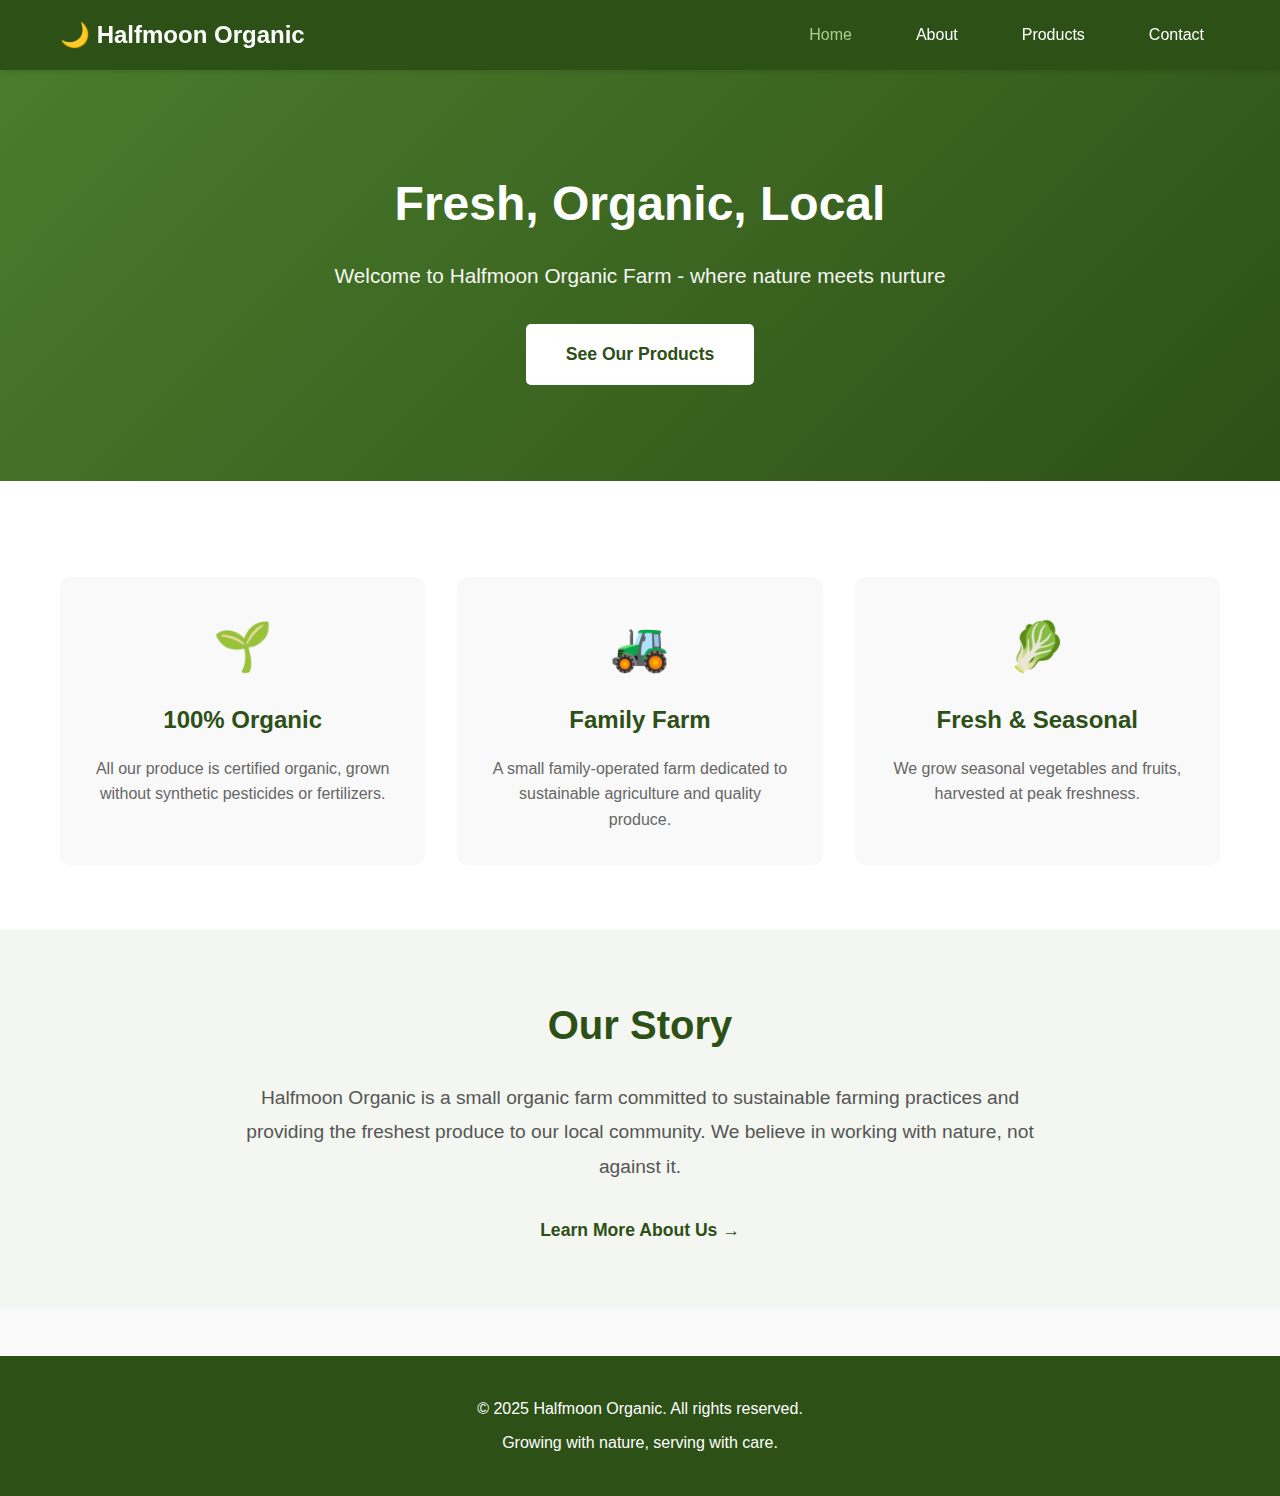
<file: index.html>
<!DOCTYPE html>
<html lang="en">
<head>
    <meta charset="UTF-8">
    <meta name="viewport" content="width=device-width, initial-scale=1.0">
    <meta name="description" content="Halfmoon Organic - Fresh, locally grown organic produce from our family farm">
    <title>Halfmoon Organic - Fresh Organic Produce</title>
    <link rel="stylesheet" href="styles.css">
</head>
<body>
    <header>
        <nav>
            <div class="logo">
                <h1>🌙 Halfmoon Organic</h1>
            </div>
            <ul class="nav-links">
                <li><a href="index.html" class="active">Home</a></li>
                <li><a href="about.html">About</a></li>
                <li><a href="products.html">Products</a></li>
                <li><a href="contact.html">Contact</a></li>
            </ul>
        </nav>
    </header>

    <main>
        <section class="hero">
            <div class="hero-content">
                <h2>Fresh, Organic, Local</h2>
                <p>Welcome to Halfmoon Organic Farm - where nature meets nurture</p>
                <a href="products.html" class="cta-button">See Our Products</a>
            </div>
        </section>

        <section class="features">
            <div class="container">
                <div class="feature-grid">
                    <div class="feature-card">
                        <div class="feature-icon">🌱</div>
                        <h3>100% Organic</h3>
                        <p>All our produce is certified organic, grown without synthetic pesticides or fertilizers.</p>
                    </div>
                    <div class="feature-card">
                        <div class="feature-icon">🚜</div>
                        <h3>Family Farm</h3>
                        <p>A small family-operated farm dedicated to sustainable agriculture and quality produce.</p>
                    </div>
                    <div class="feature-card">
                        <div class="feature-icon">🥬</div>
                        <h3>Fresh & Seasonal</h3>
                        <p>We grow seasonal vegetables and fruits, harvested at peak freshness.</p>
                    </div>
                </div>
            </div>
        </section>

        <section class="about-preview">
            <div class="container">
                <h2>Our Story</h2>
                <p>Halfmoon Organic is a small organic farm committed to sustainable farming practices and providing the freshest produce to our local community. We believe in working with nature, not against it.</p>
                <a href="about.html" class="learn-more">Learn More About Us →</a>
            </div>
        </section>
    </main>

    <footer>
        <div class="container">
            <p>&copy; 2025 Halfmoon Organic. All rights reserved.</p>
            <p>Growing with nature, serving with care.</p>
        </div>
    </footer>
</body>
</html>
</file>
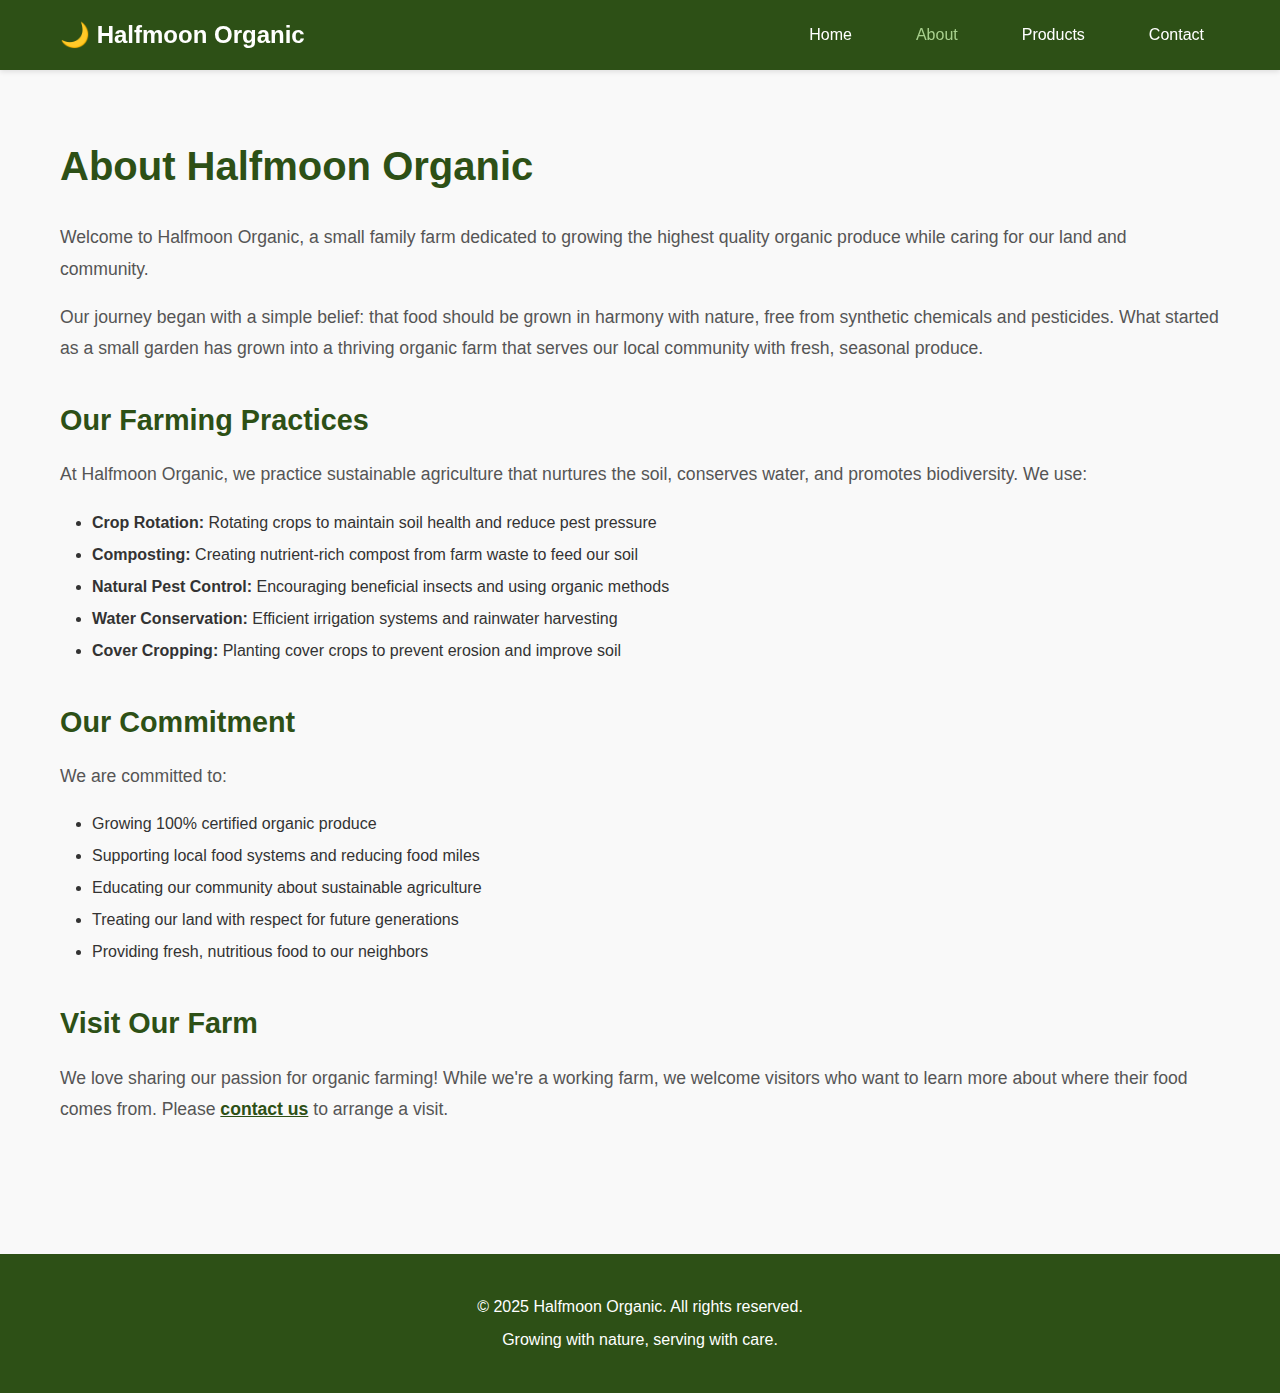
<file: about.html>
<!DOCTYPE html>
<html lang="en">
<head>
    <meta charset="UTF-8">
    <meta name="viewport" content="width=device-width, initial-scale=1.0">
    <meta name="description" content="Learn about Halfmoon Organic - our family farm story and sustainable farming practices">
    <title>About Us - Halfmoon Organic</title>
    <link rel="stylesheet" href="styles.css">
</head>
<body>
    <header>
        <nav>
            <div class="logo">
                <h1>🌙 Halfmoon Organic</h1>
            </div>
            <ul class="nav-links">
                <li><a href="index.html">Home</a></li>
                <li><a href="about.html" class="active">About</a></li>
                <li><a href="products.html">Products</a></li>
                <li><a href="contact.html">Contact</a></li>
            </ul>
        </nav>
    </header>

    <main>
        <section class="content-section">
            <div class="container">
                <h2>About Halfmoon Organic</h2>
                <p>Welcome to Halfmoon Organic, a small family farm dedicated to growing the highest quality organic produce while caring for our land and community.</p>
                
                <p>Our journey began with a simple belief: that food should be grown in harmony with nature, free from synthetic chemicals and pesticides. What started as a small garden has grown into a thriving organic farm that serves our local community with fresh, seasonal produce.</p>

                <h3 class="section-heading">Our Farming Practices</h3>
                <p>At Halfmoon Organic, we practice sustainable agriculture that nurtures the soil, conserves water, and promotes biodiversity. We use:</p>
                <ul class="content-list">
                    <li><strong>Crop Rotation:</strong> Rotating crops to maintain soil health and reduce pest pressure</li>
                    <li><strong>Composting:</strong> Creating nutrient-rich compost from farm waste to feed our soil</li>
                    <li><strong>Natural Pest Control:</strong> Encouraging beneficial insects and using organic methods</li>
                    <li><strong>Water Conservation:</strong> Efficient irrigation systems and rainwater harvesting</li>
                    <li><strong>Cover Cropping:</strong> Planting cover crops to prevent erosion and improve soil</li>
                </ul>

                <h3 class="section-heading">Our Commitment</h3>
                <p>We are committed to:</p>
                <ul class="content-list">
                    <li>Growing 100% certified organic produce</li>
                    <li>Supporting local food systems and reducing food miles</li>
                    <li>Educating our community about sustainable agriculture</li>
                    <li>Treating our land with respect for future generations</li>
                    <li>Providing fresh, nutritious food to our neighbors</li>
                </ul>

                <h3 class="section-heading">Visit Our Farm</h3>
                <p>We love sharing our passion for organic farming! While we're a working farm, we welcome visitors who want to learn more about where their food comes from. Please <a href="contact.html" class="styled-link">contact us</a> to arrange a visit.</p>
            </div>
        </section>
    </main>

    <footer>
        <div class="container">
            <p>&copy; 2025 Halfmoon Organic. All rights reserved.</p>
            <p>Growing with nature, serving with care.</p>
        </div>
    </footer>
</body>
</html>
</file>
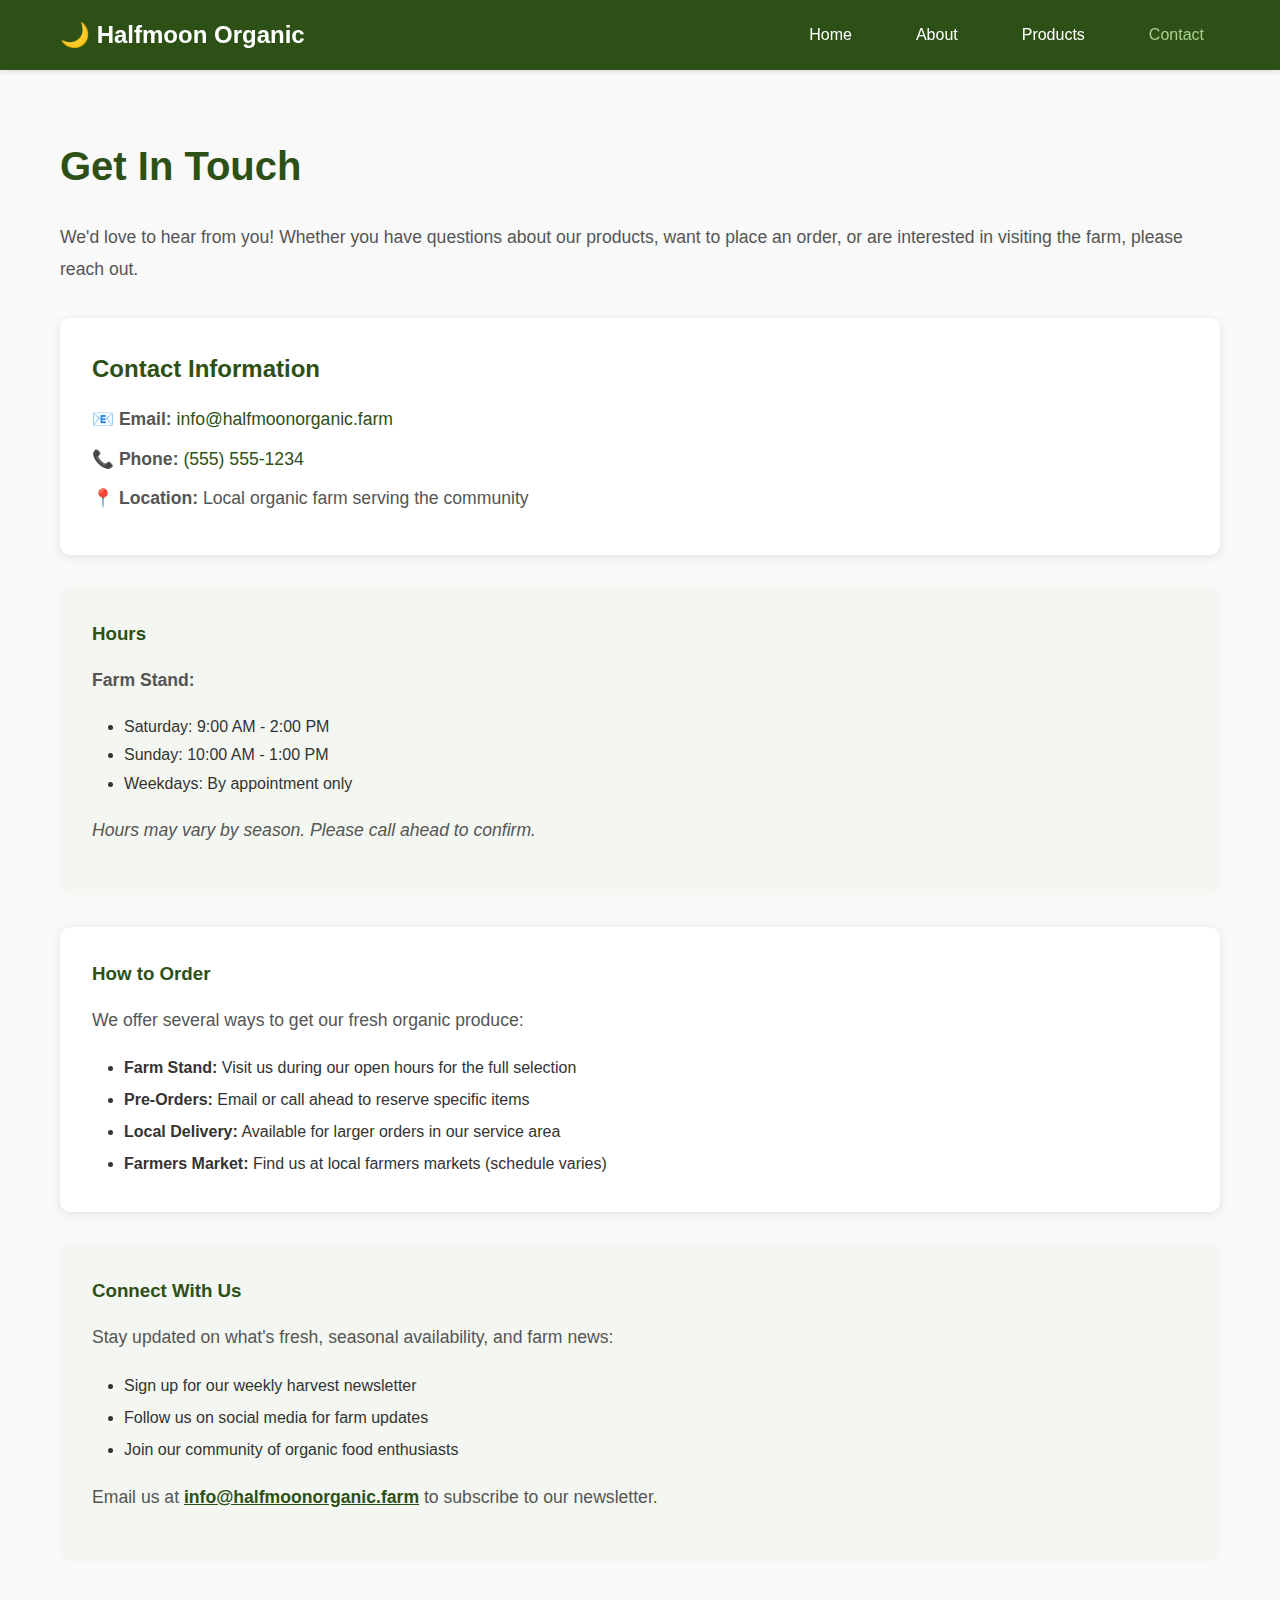
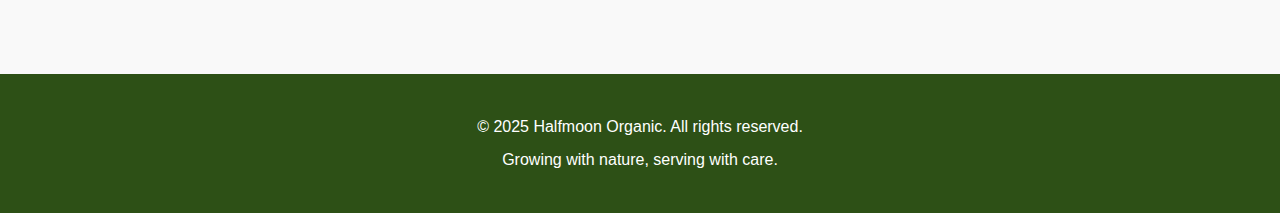
<file: contact.html>
<!DOCTYPE html>
<html lang="en">
<head>
    <meta charset="UTF-8">
    <meta name="viewport" content="width=device-width, initial-scale=1.0">
    <meta name="description" content="Contact Halfmoon Organic - get in touch with our farm for orders and inquiries">
    <title>Contact Us - Halfmoon Organic</title>
    <link rel="stylesheet" href="styles.css">
</head>
<body>
    <header>
        <nav>
            <div class="logo">
                <h1>🌙 Halfmoon Organic</h1>
            </div>
            <ul class="nav-links">
                <li><a href="index.html">Home</a></li>
                <li><a href="about.html">About</a></li>
                <li><a href="products.html">Products</a></li>
                <li><a href="contact.html" class="active">Contact</a></li>
            </ul>
        </nav>
    </header>

    <main>
        <section class="content-section">
            <div class="container">
                <h2>Get In Touch</h2>
                <p>We'd love to hear from you! Whether you have questions about our products, want to place an order, or are interested in visiting the farm, please reach out.</p>

                <div class="contact-info">
                    <h3>Contact Information</h3>
                    <p><strong>📧 Email:</strong> <a href="mailto:info@halfmoonorganic.farm">info@halfmoonorganic.farm</a></p>
                    <p><strong>📞 Phone:</strong> <a href="tel:+15555551234">(555) 555-1234</a></p>
                    <p><strong>📍 Location:</strong> Local organic farm serving the community</p>
                </div>

                <div style="margin-top: 2rem; padding: 2rem; background-color: #f4f7f1; border-radius: 10px;">
                    <h3 style="color: #2d5016; margin-bottom: 1rem;">Hours</h3>
                    <p><strong>Farm Stand:</strong></p>
                    <ul style="margin-left: 2rem; margin-top: 0.5rem; line-height: 1.8;">
                        <li>Saturday: 9:00 AM - 2:00 PM</li>
                        <li>Sunday: 10:00 AM - 1:00 PM</li>
                        <li>Weekdays: By appointment only</li>
                    </ul>
                    <p style="margin-top: 1rem; font-style: italic;">Hours may vary by season. Please call ahead to confirm.</p>
                </div>

                <div style="margin-top: 2rem; padding: 2rem; background-color: white; border-radius: 10px; box-shadow: 0 2px 10px rgba(0,0,0,0.1);">
                    <h3 style="color: #2d5016; margin-bottom: 1rem;">How to Order</h3>
                    <p>We offer several ways to get our fresh organic produce:</p>
                    <ul style="margin-left: 2rem; margin-top: 1rem; line-height: 2;">
                        <li><strong>Farm Stand:</strong> Visit us during our open hours for the full selection</li>
                        <li><strong>Pre-Orders:</strong> Email or call ahead to reserve specific items</li>
                        <li><strong>Local Delivery:</strong> Available for larger orders in our service area</li>
                        <li><strong>Farmers Market:</strong> Find us at local farmers markets (schedule varies)</li>
                    </ul>
                </div>

                <div style="margin-top: 2rem; padding: 2rem; background-color: #f4f7f1; border-radius: 10px;">
                    <h3 style="color: #2d5016; margin-bottom: 1rem;">Connect With Us</h3>
                    <p>Stay updated on what's fresh, seasonal availability, and farm news:</p>
                    <ul style="margin-left: 2rem; margin-top: 1rem; line-height: 2;">
                        <li>Sign up for our weekly harvest newsletter</li>
                        <li>Follow us on social media for farm updates</li>
                        <li>Join our community of organic food enthusiasts</li>
                    </ul>
                    <p style="margin-top: 1rem;">Email us at <a href="mailto:info@halfmoonorganic.farm" style="color: #2d5016; font-weight: 600;">info@halfmoonorganic.farm</a> to subscribe to our newsletter.</p>
                </div>
            </div>
        </section>
    </main>

    <footer>
        <div class="container">
            <p>&copy; 2025 Halfmoon Organic. All rights reserved.</p>
            <p>Growing with nature, serving with care.</p>
        </div>
    </footer>
</body>
</html>
</file>
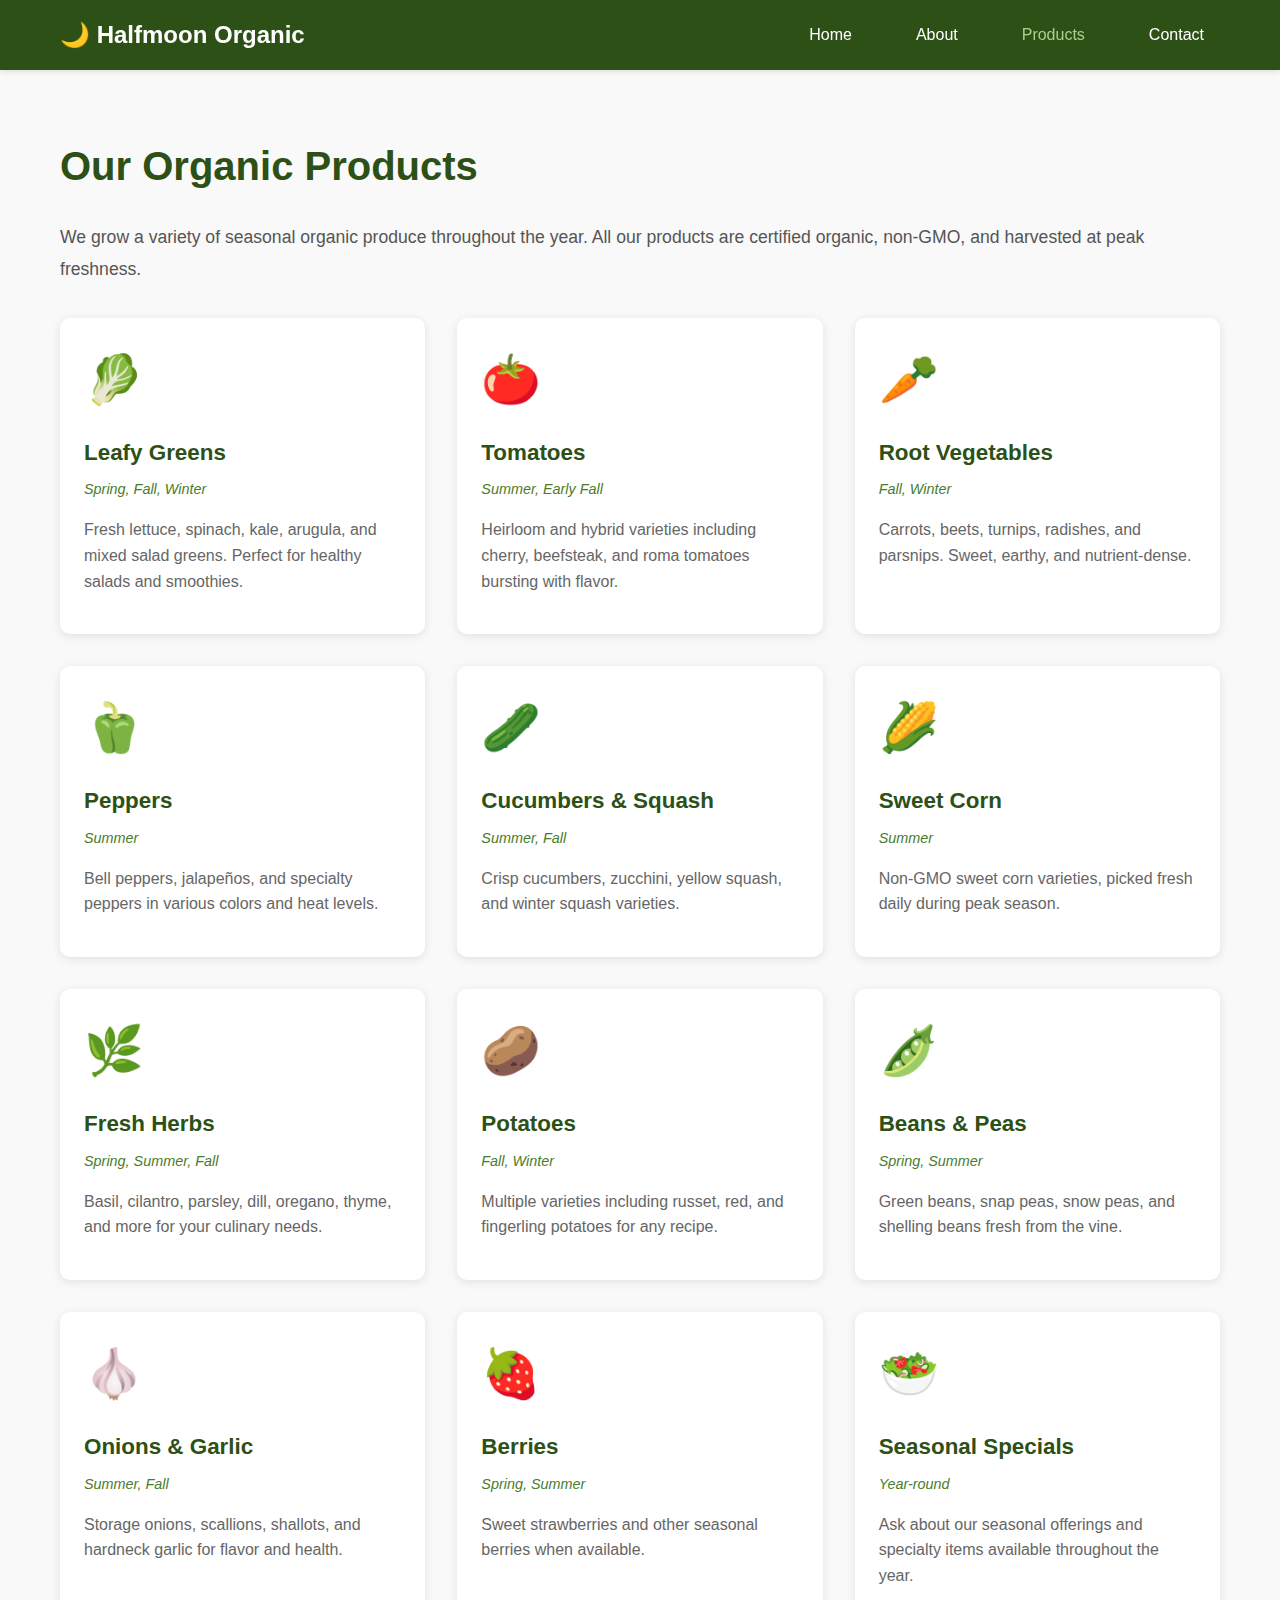
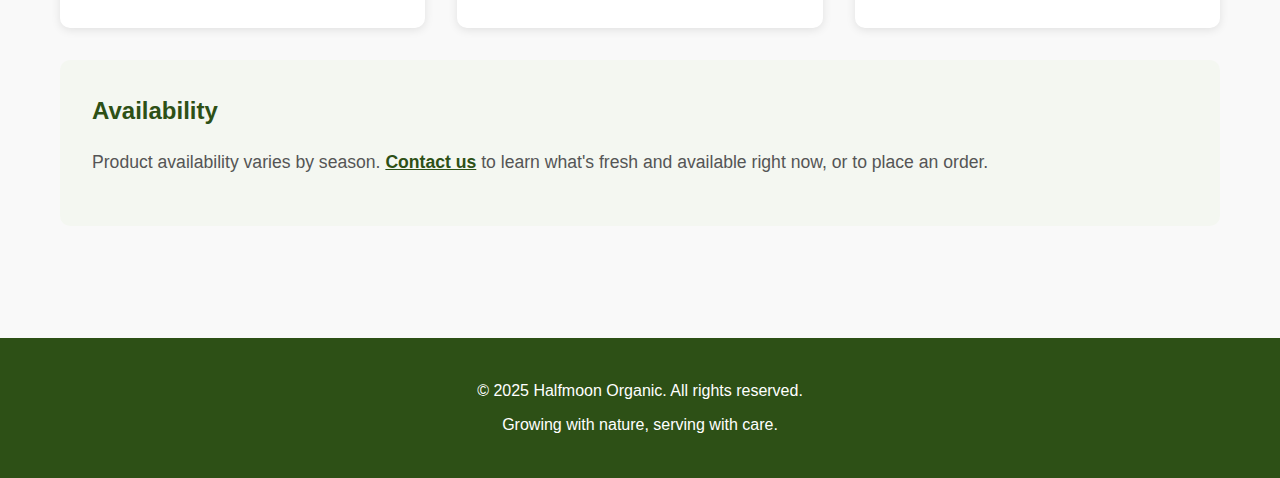
<file: products.html>
<!DOCTYPE html>
<html lang="en">
<head>
    <meta charset="UTF-8">
    <meta name="viewport" content="width=device-width, initial-scale=1.0">
    <meta name="description" content="Fresh organic produce from Halfmoon Organic - seasonal vegetables, fruits, and herbs">
    <title>Our Products - Halfmoon Organic</title>
    <link rel="stylesheet" href="styles.css">
</head>
<body>
    <header>
        <nav>
            <div class="logo">
                <h1>🌙 Halfmoon Organic</h1>
            </div>
            <ul class="nav-links">
                <li><a href="index.html">Home</a></li>
                <li><a href="about.html">About</a></li>
                <li><a href="products.html" class="active">Products</a></li>
                <li><a href="contact.html">Contact</a></li>
            </ul>
        </nav>
    </header>

    <main>
        <section class="content-section">
            <div class="container">
                <h2>Our Organic Products</h2>
                <p>We grow a variety of seasonal organic produce throughout the year. All our products are certified organic, non-GMO, and harvested at peak freshness.</p>

                <div class="products-grid">
                    <div class="product-card">
                        <div class="product-icon">🥬</div>
                        <h3>Leafy Greens</h3>
                        <p class="season">Spring, Fall, Winter</p>
                        <p>Fresh lettuce, spinach, kale, arugula, and mixed salad greens. Perfect for healthy salads and smoothies.</p>
                    </div>

                    <div class="product-card">
                        <div class="product-icon">🍅</div>
                        <h3>Tomatoes</h3>
                        <p class="season">Summer, Early Fall</p>
                        <p>Heirloom and hybrid varieties including cherry, beefsteak, and roma tomatoes bursting with flavor.</p>
                    </div>

                    <div class="product-card">
                        <div class="product-icon">🥕</div>
                        <h3>Root Vegetables</h3>
                        <p class="season">Fall, Winter</p>
                        <p>Carrots, beets, turnips, radishes, and parsnips. Sweet, earthy, and nutrient-dense.</p>
                    </div>

                    <div class="product-card">
                        <div class="product-icon">🫑</div>
                        <h3>Peppers</h3>
                        <p class="season">Summer</p>
                        <p>Bell peppers, jalapeños, and specialty peppers in various colors and heat levels.</p>
                    </div>

                    <div class="product-card">
                        <div class="product-icon">🥒</div>
                        <h3>Cucumbers & Squash</h3>
                        <p class="season">Summer, Fall</p>
                        <p>Crisp cucumbers, zucchini, yellow squash, and winter squash varieties.</p>
                    </div>

                    <div class="product-card">
                        <div class="product-icon">🌽</div>
                        <h3>Sweet Corn</h3>
                        <p class="season">Summer</p>
                        <p>Non-GMO sweet corn varieties, picked fresh daily during peak season.</p>
                    </div>

                    <div class="product-card">
                        <div class="product-icon">🌿</div>
                        <h3>Fresh Herbs</h3>
                        <p class="season">Spring, Summer, Fall</p>
                        <p>Basil, cilantro, parsley, dill, oregano, thyme, and more for your culinary needs.</p>
                    </div>

                    <div class="product-card">
                        <div class="product-icon">🥔</div>
                        <h3>Potatoes</h3>
                        <p class="season">Fall, Winter</p>
                        <p>Multiple varieties including russet, red, and fingerling potatoes for any recipe.</p>
                    </div>

                    <div class="product-card">
                        <div class="product-icon">🫛</div>
                        <h3>Beans & Peas</h3>
                        <p class="season">Spring, Summer</p>
                        <p>Green beans, snap peas, snow peas, and shelling beans fresh from the vine.</p>
                    </div>

                    <div class="product-card">
                        <div class="product-icon">🧄</div>
                        <h3>Onions & Garlic</h3>
                        <p class="season">Summer, Fall</p>
                        <p>Storage onions, scallions, shallots, and hardneck garlic for flavor and health.</p>
                    </div>

                    <div class="product-card">
                        <div class="product-icon">🍓</div>
                        <h3>Berries</h3>
                        <p class="season">Spring, Summer</p>
                        <p>Sweet strawberries and other seasonal berries when available.</p>
                    </div>

                    <div class="product-card">
                        <div class="product-icon">🥗</div>
                        <h3>Seasonal Specials</h3>
                        <p class="season">Year-round</p>
                        <p>Ask about our seasonal offerings and specialty items available throughout the year.</p>
                    </div>
                </div>

                <div class="info-box">
                    <h3>Availability</h3>
                    <p>Product availability varies by season. <a href="contact.html" class="styled-link">Contact us</a> to learn what's fresh and available right now, or to place an order.</p>
                </div>
            </div>
        </section>
    </main>

    <footer>
        <div class="container">
            <p>&copy; 2025 Halfmoon Organic. All rights reserved.</p>
            <p>Growing with nature, serving with care.</p>
        </div>
    </footer>
</body>
</html>
</file>
<file: styles.css>
/* Reset and Base Styles */
* {
    margin: 0;
    padding: 0;
    box-sizing: border-box;
}

body {
    font-family: 'Segoe UI', Tahoma, Geneva, Verdana, sans-serif;
    line-height: 1.6;
    color: #333;
    background-color: #f9f9f9;
}

.container {
    max-width: 1200px;
    margin: 0 auto;
    padding: 0 20px;
}

/* Header and Navigation */
header {
    background-color: #2d5016;
    color: white;
    padding: 1rem 0;
    box-shadow: 0 2px 5px rgba(0,0,0,0.1);
    position: sticky;
    top: 0;
    z-index: 100;
}

nav {
    max-width: 1200px;
    margin: 0 auto;
    padding: 0 20px;
    display: flex;
    justify-content: space-between;
    align-items: center;
}

.logo h1 {
    font-size: 1.5rem;
    font-weight: 600;
}

.nav-links {
    display: flex;
    list-style: none;
    gap: 2rem;
}

.nav-links a {
    color: white;
    text-decoration: none;
    font-weight: 500;
    transition: color 0.3s;
    padding: 0.5rem 1rem;
}

.nav-links a:hover,
.nav-links a.active {
    color: #a8d08d;
}

/* Hero Section */
.hero {
    background: linear-gradient(135deg, #4a7c2c 0%, #2d5016 100%);
    color: white;
    padding: 6rem 2rem;
    text-align: center;
}

.hero-content h2 {
    font-size: 3rem;
    margin-bottom: 1rem;
    font-weight: 700;
}

.hero-content p {
    font-size: 1.3rem;
    margin-bottom: 2rem;
    opacity: 0.95;
}

.cta-button {
    display: inline-block;
    background-color: #fff;
    color: #2d5016;
    padding: 1rem 2.5rem;
    text-decoration: none;
    border-radius: 5px;
    font-weight: 600;
    font-size: 1.1rem;
    transition: transform 0.3s, box-shadow 0.3s;
}

.cta-button:hover {
    transform: translateY(-2px);
    box-shadow: 0 5px 15px rgba(0,0,0,0.2);
}

/* Features Section */
.features {
    padding: 4rem 0;
    background-color: white;
}

.feature-grid {
    display: grid;
    grid-template-columns: repeat(auto-fit, minmax(280px, 1fr));
    gap: 2rem;
    margin-top: 2rem;
}

.feature-card {
    text-align: center;
    padding: 2rem;
    background-color: #f9f9f9;
    border-radius: 10px;
    transition: transform 0.3s, box-shadow 0.3s;
}

.feature-card:hover {
    transform: translateY(-5px);
    box-shadow: 0 5px 20px rgba(0,0,0,0.1);
}

.feature-icon {
    font-size: 3rem;
    margin-bottom: 1rem;
}

.feature-card h3 {
    color: #2d5016;
    margin-bottom: 1rem;
    font-size: 1.5rem;
}

.feature-card p {
    color: #666;
    line-height: 1.6;
}

/* About Preview Section */
.about-preview {
    padding: 4rem 0;
    background-color: #f4f7f1;
    text-align: center;
}

.about-preview h2 {
    color: #2d5016;
    font-size: 2.5rem;
    margin-bottom: 1.5rem;
}

.about-preview p {
    font-size: 1.2rem;
    max-width: 800px;
    margin: 0 auto 2rem;
    line-height: 1.8;
    color: #555;
}

.learn-more {
    color: #2d5016;
    text-decoration: none;
    font-weight: 600;
    font-size: 1.1rem;
    transition: color 0.3s;
}

.learn-more:hover {
    color: #4a7c2c;
}

/* Content Sections */
.content-section {
    padding: 4rem 0;
}

.content-section h2 {
    color: #2d5016;
    font-size: 2.5rem;
    margin-bottom: 1.5rem;
}

.content-section p {
    font-size: 1.1rem;
    line-height: 1.8;
    color: #555;
    margin-bottom: 1rem;
}

/* Products Grid */
.products-grid {
    display: grid;
    grid-template-columns: repeat(auto-fill, minmax(280px, 1fr));
    gap: 2rem;
    margin-top: 2rem;
}

.product-card {
    background-color: white;
    border-radius: 10px;
    padding: 1.5rem;
    box-shadow: 0 2px 10px rgba(0,0,0,0.1);
    transition: transform 0.3s, box-shadow 0.3s;
}

.product-card:hover {
    transform: translateY(-5px);
    box-shadow: 0 5px 20px rgba(0,0,0,0.15);
}

.product-icon {
    font-size: 3rem;
    margin-bottom: 1rem;
}

.product-card h3 {
    color: #2d5016;
    margin-bottom: 0.5rem;
    font-size: 1.4rem;
}

.product-card .season {
    color: #4a7c2c;
    font-size: 0.9rem;
    font-style: italic;
    margin-bottom: 1rem;
}

.product-card p {
    color: #666;
    font-size: 1rem;
    line-height: 1.6;
}

/* Contact Section */
.contact-info {
    background-color: white;
    padding: 2rem;
    border-radius: 10px;
    box-shadow: 0 2px 10px rgba(0,0,0,0.1);
    margin-top: 2rem;
}

.contact-info h3 {
    color: #2d5016;
    margin-bottom: 1rem;
    font-size: 1.5rem;
}

.contact-info p {
    margin-bottom: 0.5rem;
    font-size: 1.1rem;
}

.contact-info a {
    color: #2d5016;
    text-decoration: none;
    font-weight: 500;
}

.contact-info a:hover {
    color: #4a7c2c;
}

/* Info Box Styles */
.info-box {
    margin-top: 2rem;
    padding: 2rem;
    background-color: #f4f7f1;
    border-radius: 10px;
}

.info-box-white {
    margin-top: 2rem;
    padding: 2rem;
    background-color: white;
    border-radius: 10px;
    box-shadow: 0 2px 10px rgba(0,0,0,0.1);
}

.info-box h3,
.info-box-white h3 {
    color: #2d5016;
    margin-bottom: 1rem;
    font-size: 1.5rem;
}

/* Content Section Headings */
.section-heading {
    color: #2d5016;
    margin-top: 2rem;
    margin-bottom: 1rem;
    font-size: 1.8rem;
}

/* List Styles */
.content-list {
    margin-left: 2rem;
    margin-top: 1rem;
    line-height: 2;
}

.styled-link {
    color: #2d5016;
    font-weight: 600;
}

/* Footer */
footer {
    background-color: #2d5016;
    color: white;
    text-align: center;
    padding: 2rem 0;
    margin-top: 3rem;
}

footer p {
    margin: 0.5rem 0;
}

/* Responsive Design */
@media (max-width: 768px) {
    .nav-links {
        gap: 1rem;
    }
    
    .nav-links a {
        padding: 0.5rem;
    }
    
    .hero-content h2 {
        font-size: 2rem;
    }
    
    .hero-content p {
        font-size: 1.1rem;
    }
    
    .feature-grid,
    .products-grid {
        grid-template-columns: 1fr;
    }
    
    .logo h1 {
        font-size: 1.2rem;
    }
}

@media (max-width: 480px) {
    .nav-links {
        gap: 0.5rem;
        font-size: 0.9rem;
    }
    
    .hero {
        padding: 4rem 1rem;
    }
    
    .hero-content h2 {
        font-size: 1.5rem;
    }
}
</file>
